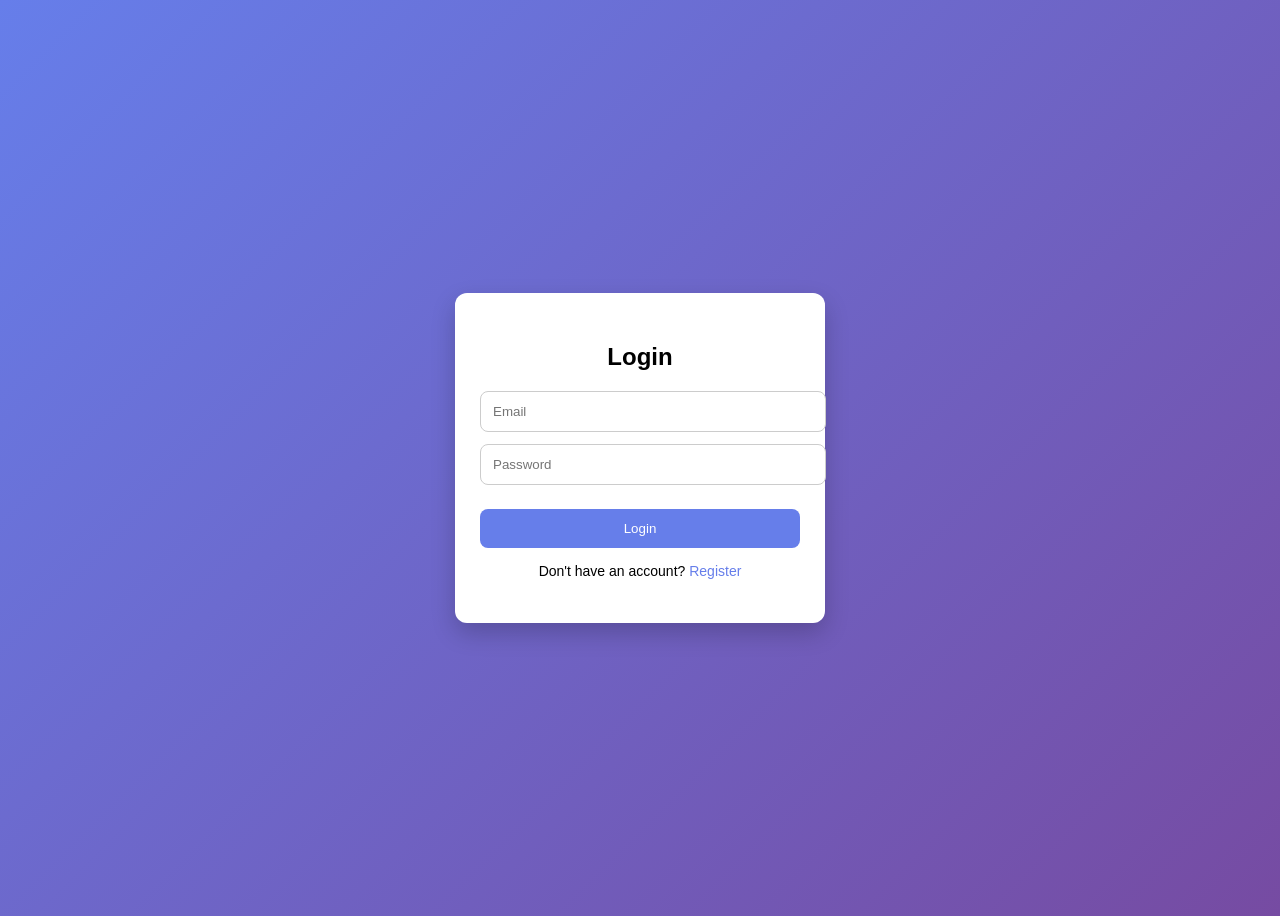
<file: index.html>
<!DOCTYPE html>
<html>
<head>
  <title>Login</title>
  <link rel="stylesheet" href="css/style.css">
  <link rel="stylesheet" href="css/auth.css">
</head>
<body>

<div class="container">
  <h2>Login</h2>

  <form id="loginForm">
    <input type="email" id="email" placeholder="Email" required>
    <input type="password" id="password" placeholder="Password" required>
    <button type="submit">Login</button>
  </form>

  <p class="auth-link">
    Don't have an account? <a href="register.html">Register</a>
  </p>
</div>


<script src="js/storage.js"></script>
<script src="js/auth.js"></script>
</body>
</html>
</file>
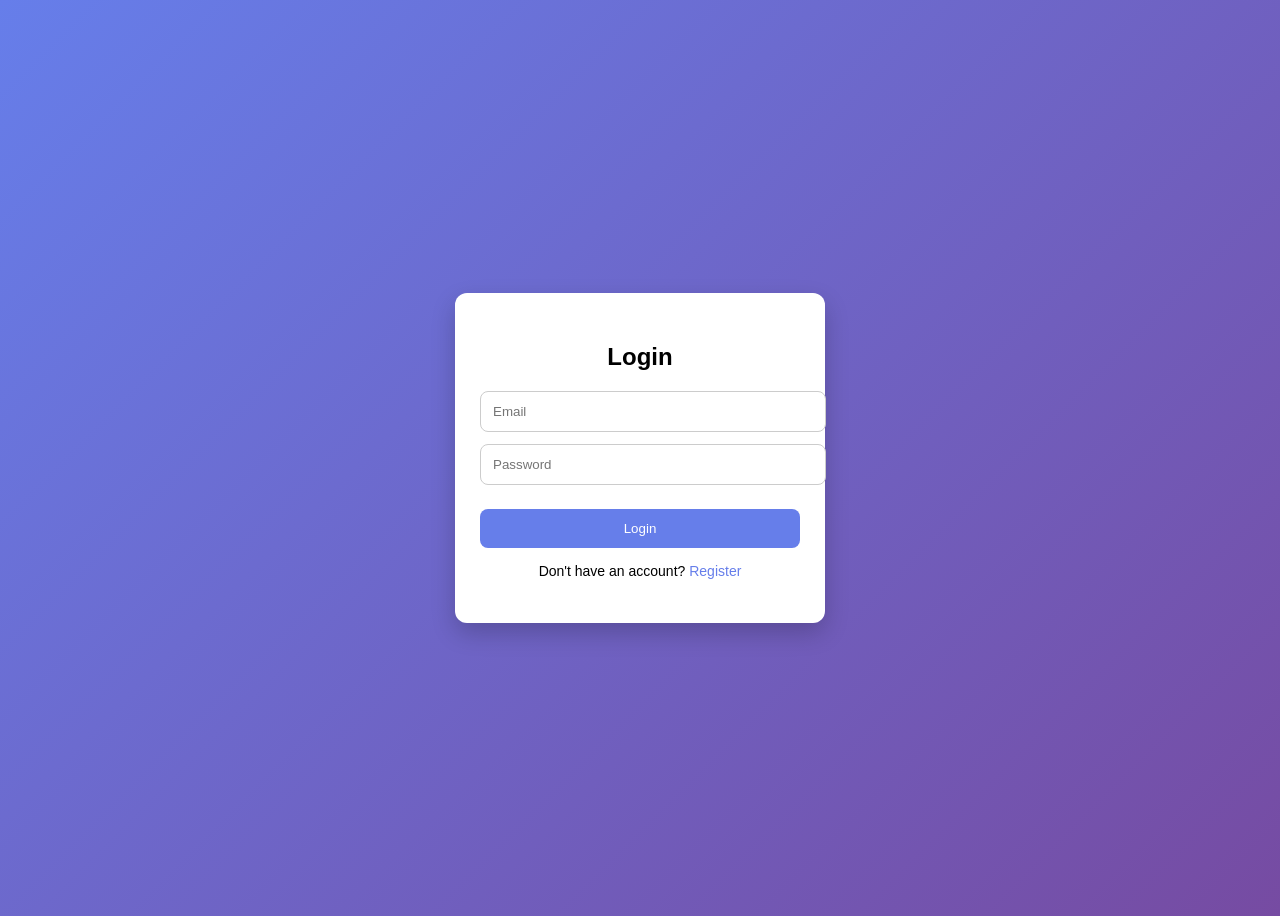
<file: dashboard.html>
<!DOCTYPE html>
<html>
<head>
  <title>Dashboard</title>
  <link rel="stylesheet" href="css/style.css">
</head>
<body>
  <!-- <div class="top-bar">
  <button class="logout-btn" onclick="logout()">Logout</button>
</div> -->
  <script>
if (localStorage.getItem("isLoggedIn") !== "true") {
  window.location.href = "index.html";
}
</script>

<div class="container">
  <h2 id="welcome"></h2>

  <button onclick="startQuiz()">Start Quiz</button>
  <button onclick="logout()">Logout</button>
</div>

<script src="js/storage.js"></script>
<script>
if (!localStorage.getItem("isLoggedIn")) {
  window.location.href = "index.html";
}

document.getElementById("welcome").innerText =
  "Welcome " + localStorage.getItem("currentUser");

function startQuiz() {
  window.location.href = "quiz.html";
}

function logout() {
  localStorage.clear();
  window.location.href = "index.html";
}
</script>
<script>
function logout() {
  localStorage.removeItem("isLoggedIn");
  localStorage.removeItem("currentUser");
  window.location.href = "index.html";
}
</script>
</body>
</html>
</file>
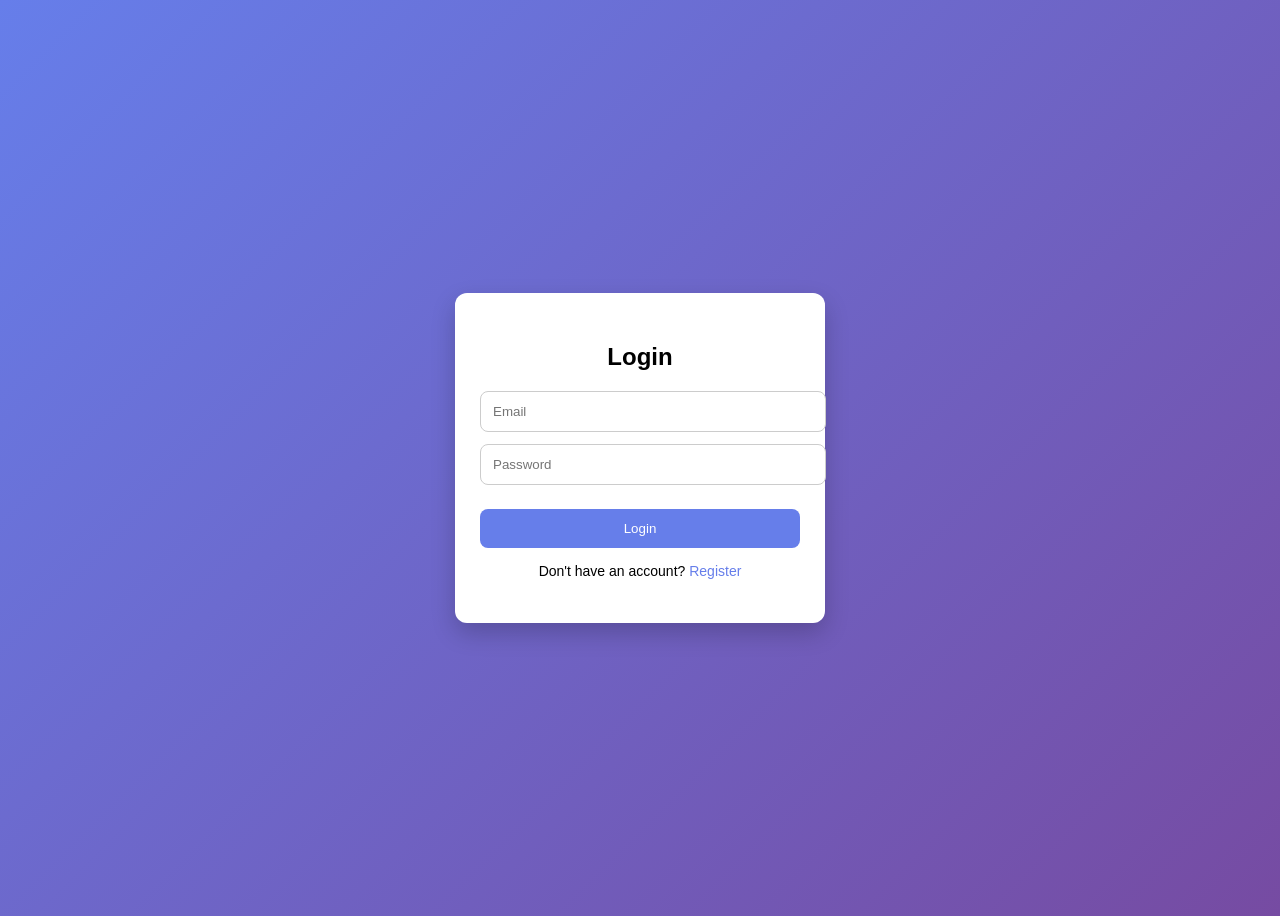
<file: quiz.html>
<!DOCTYPE html>
<html>
<head>
  <title>Quiz</title>
  <link rel="stylesheet" href="css/style.css">
  <link rel="stylesheet" href="css/quiz.css">
</head>
<body>
    <script>
if (localStorage.getItem("isLoggedIn") !== "true") {
  window.location.href = "index.html";
}
</script>
    <div class="container">

  <div class="top-bar">
    <button class="logout-btn" onclick="logout()">Logout</button>
  </div>

  <h3 id="question"></h3>
  <div id="options"></div>

  <button onclick="nextQuestion()">Next</button>
  <p id="progress"></p>

</div>
<script>
if (!localStorage.getItem("isLoggedIn")) {
  window.location.href = "index.html";
}

function logout() {
  localStorage.removeItem("isLoggedIn");
  localStorage.removeItem("currentUser");
  window.location.href = "index.html";
}
</script>
<script>
function logout() {
  localStorage.removeItem("isLoggedIn");
  localStorage.removeItem("currentUser");
  window.location.href = "index.html";
}

</script>
<script src="js/data.js"></script>
<script src="js/quiz.js"></script>
</body>
</html>
</file>
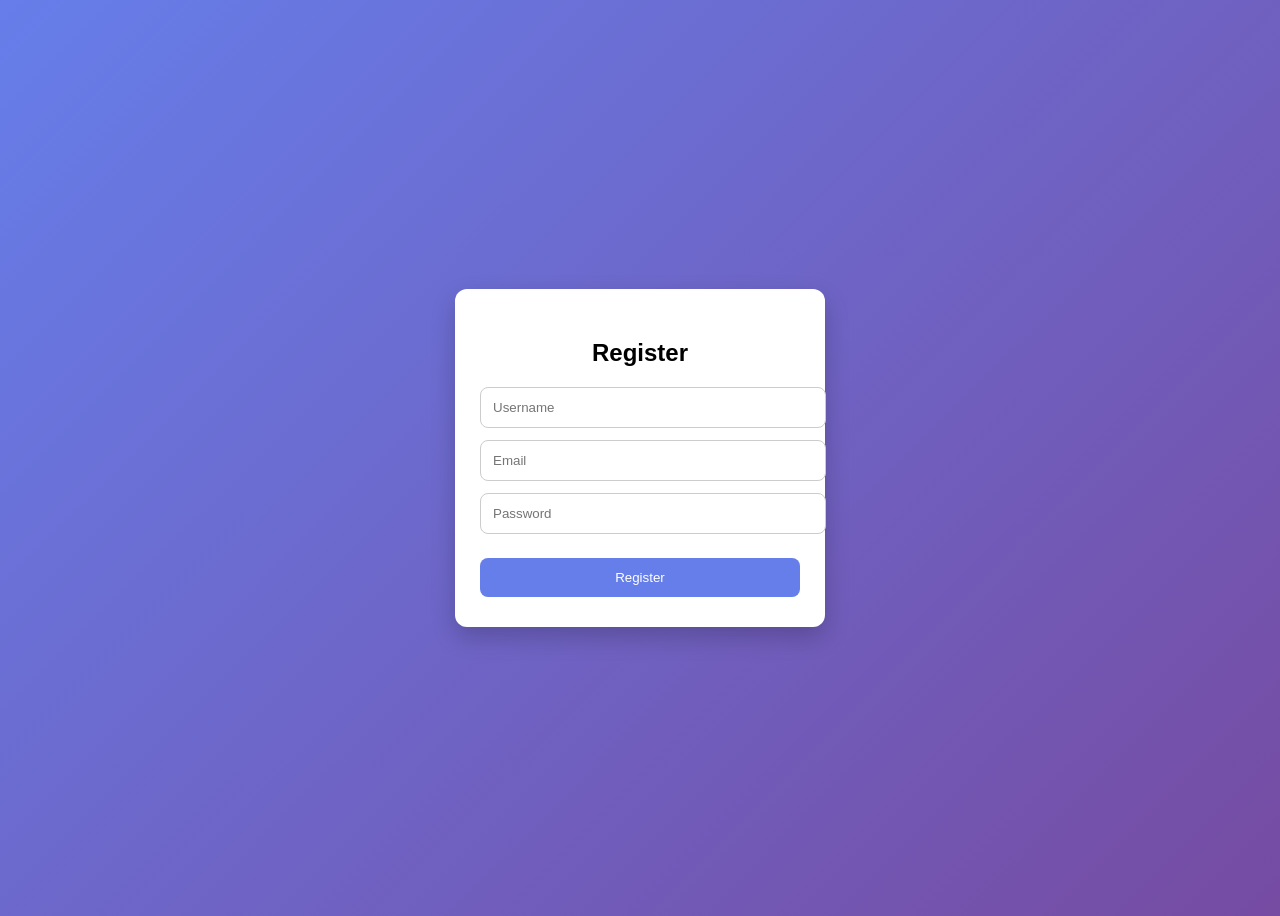
<file: register.html>
<!DOCTYPE html>
<html>
<head>
  <title>Register</title>
  <link rel="stylesheet" href="css/style.css">
  <link rel="stylesheet" href="css/auth.css">
</head>
<body>

<div class="container">
  <h2>Register</h2>

  <form id="registerForm">
    <input type="text" id="username" placeholder="Username" required>
    <input type="email" id="email" placeholder="Email" required>
    <input type="password" id="password" placeholder="Password" required>
    <button type="submit">Register</button>
  </form>
</div>

<script src="js/storage.js"></script>
<script src="js/auth.js"></script>
</body>
</html>
</file>
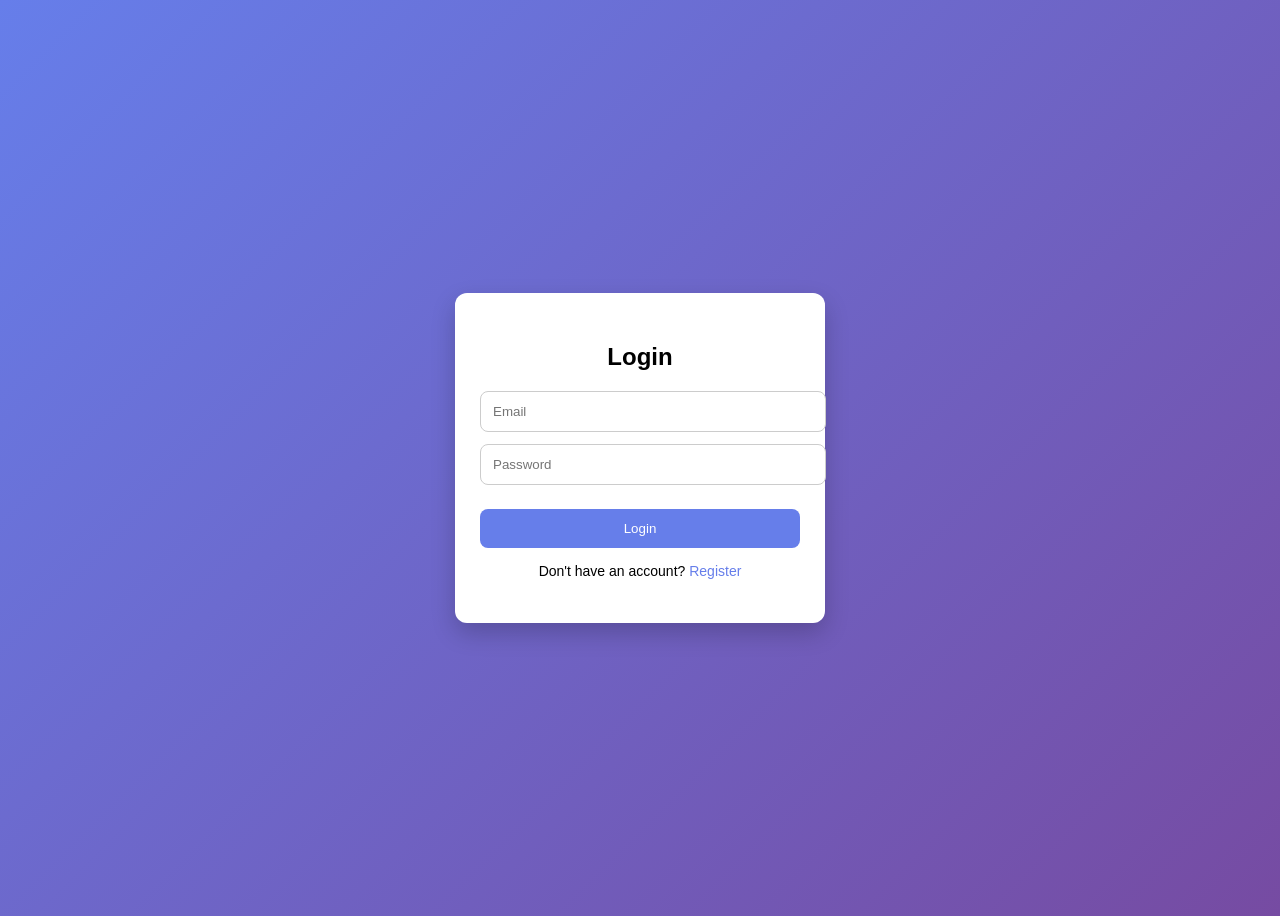
<file: result.html>
<!DOCTYPE html>
<html>
<head>
  <title>Result</title>
  <link rel="stylesheet" href="css/style.css">
</head>
<body>

<div class="container">
  <h2>Result</h2>
  <p id="score"></p>
<div class="top-bar">
  <button class="logout-btn" onclick="logout()">Logout</button>
</div>
  <button onclick="restart()">Restart</button>
</div>

    <script>
if (localStorage.getItem("isLoggedIn") !== "true") {
  window.location.href = "index.html";
}
</script>
<script>
function logout() {
  localStorage.removeItem("isLoggedIn");
  localStorage.removeItem("currentUser");
  window.location.href = "index.html";
}
</script>
<script src="js/result.js"></script>
</body>
</html>
</file>
<file: css/style.css>
body {
  font-family: 'Segoe UI', sans-serif;
  background: linear-gradient(135deg, #667eea, #764ba2);
  min-height: 100vh;
  display: flex;
  justify-content: center;
  align-items: center;
}

/* Container */
.container {
  background: white;
  padding: 30px 25px;
  border-radius: 12px;
  width: 320px;
  box-shadow: 0 10px 25px rgba(0,0,0,0.2);
  text-align: center;
}

/* Heading */
h2 {
  margin-bottom: 20px;
}

/* Inputs */
input {
  width: 100%;
  padding: 12px;
  margin-bottom: 12px;
  border-radius: 8px;
  border: 1px solid #ccc;
}

/* Button */
button {
  width: 100%;
  padding: 12px;
  border-radius: 8px;
  border: none;
  background: #667eea;
  color: white;
  cursor: pointer;
  margin-top: 12px; /* ✅ spacing fix */
}

button:hover {
  background: #5a67d8;
}

/* Link */
.auth-link {
  margin-top: 15px;
  font-size: 14px;
}

.auth-link a {
  color: #667eea;
  text-decoration: none;
}
.top-bar {
  display: flex;
  justify-content: flex-end;
  margin-bottom: 10px;
}
.logout-btn {
  width: auto;
  padding: 6px 12px;
  font-size: 12px;
  background: #e53e3e;
}
.logout-btn:hover { background: #c53030; }
</file>
<file: css/auth.css>
form {
  display: flex;
  flex-direction: column;
}
</file>
<file: css/quiz.css>
#options button {
  margin: 8px 0;
  background: #f4f4f4;
  color: #333;
}

#options button:hover {
  background: #667eea;
  color: white;
}

#progress {
  margin-top: 10px;
  font-size: 14px;
}
#options button {
  margin: 8px 0;
  background: #f4f4f4;
  color: #333;
  transition: 0.3s;
}

/* Hover */
#options button:hover {
  background: #667eea;
  color: white;
}

/* ✅ Selected (THIS WAS MISSING) */
#options button.selected {
  background: #667eea;
  color: white;
  font-weight: 500;
}
.top-bar {
  display: flex;
  justify-content: flex-end;
  margin-bottom: 10px;
}

.logout-btn {
  width: auto;
  padding: 6px 12px;
  font-size: 12px;
  background: #e53e3e;
}

.logout-btn:hover {
  background: #c53030;
}
.top-bar {
  display: flex;
  justify-content: flex-end;
  margin-bottom: 10px;
}
.logout-btn {
  width: auto;
  padding: 6px 12px;
  font-size: 12px;
  background: #e53e3e;
}
.logout-btn:hover { background: #c53030; }
</file>
